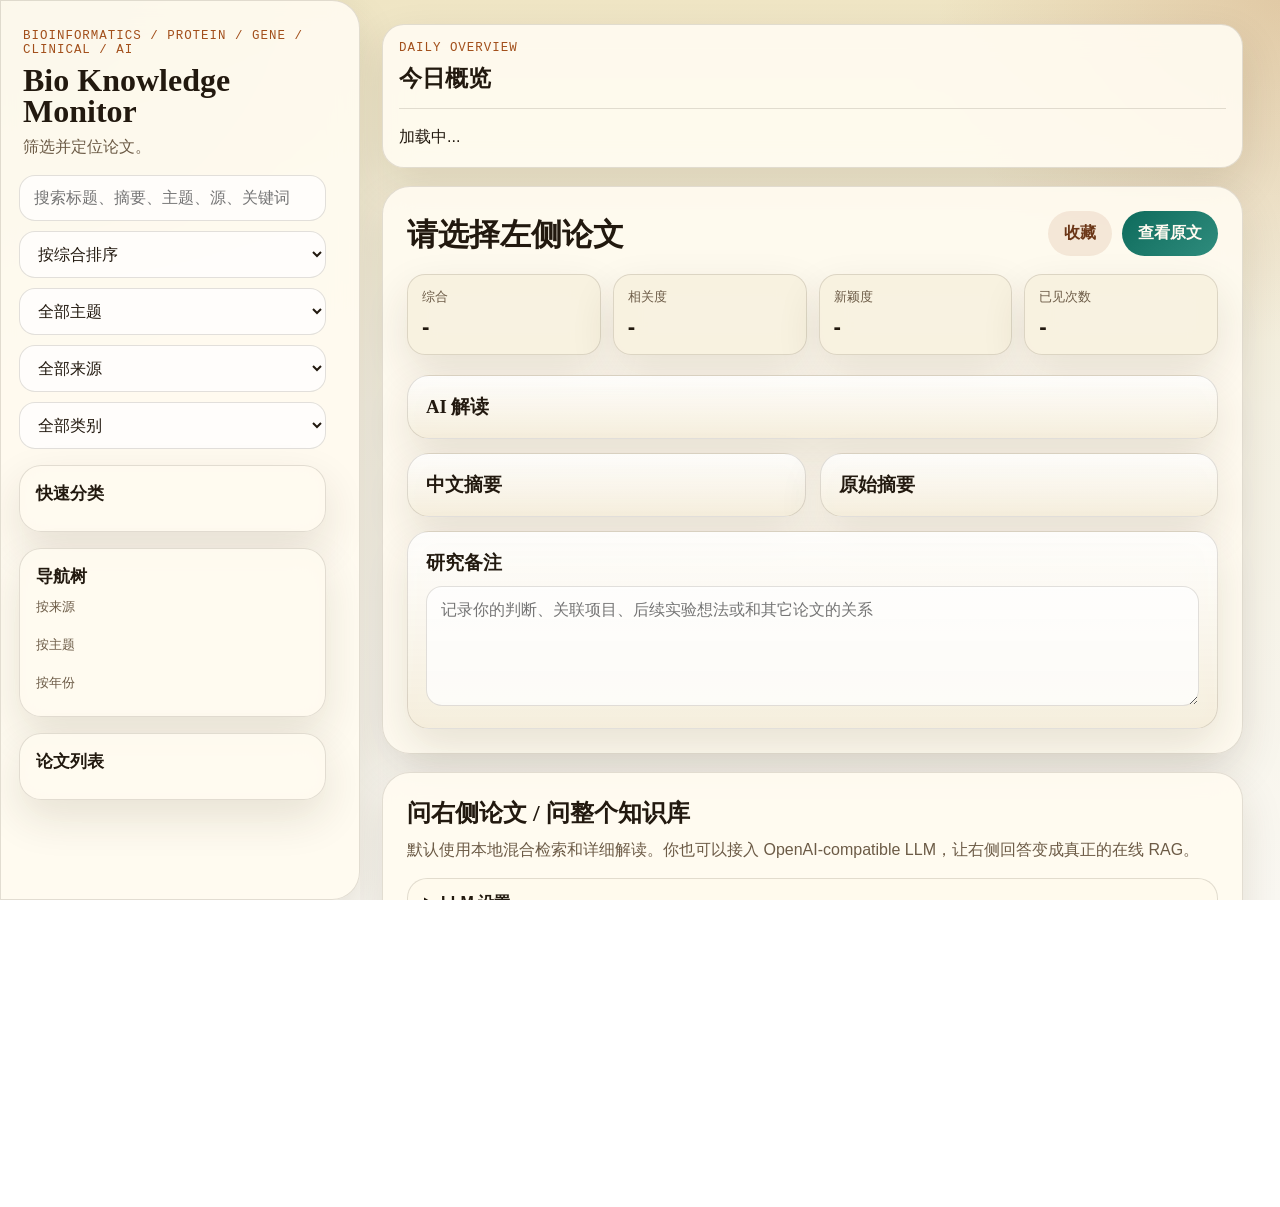
<file: index.html>
<!doctype html>
<html lang="zh-CN">
  <head>
    <meta charset="utf-8">
    <meta http-equiv="refresh" content="0; url=./site/">
    <meta name="viewport" content="width=device-width, initial-scale=1">
    <title>Redirecting to Bio Knowledge Monitor</title>
    <style>
      body {
        margin: 0;
        min-height: 100vh;
        display: grid;
        place-items: center;
        background: #f5efdf;
        color: #2c2316;
        font-family: -apple-system, BlinkMacSystemFont, "Segoe UI", sans-serif;
      }

      a {
        color: #0e6b5c;
      }
    </style>
  </head>
  <body>
    <p>Redirecting to <a href="./site/">Bio Knowledge Monitor</a>...</p>
  </body>
  </html>
</file>
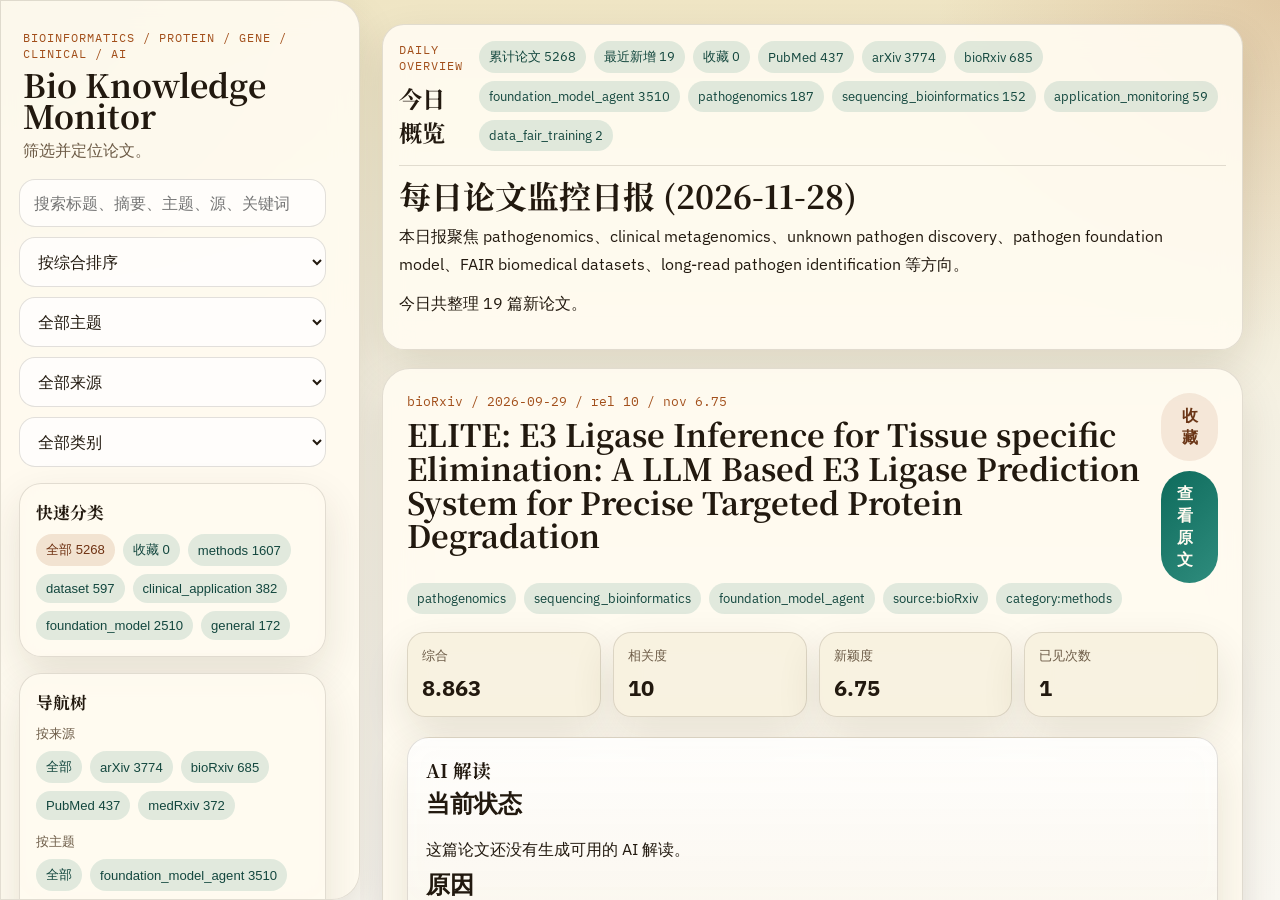
<file: docs/index.html>
<!doctype html>
<html lang="zh-CN">
  <head>
    <meta charset="utf-8">
    <meta name="viewport" content="width=device-width, initial-scale=1">
    <title>Bio Knowledge Monitor</title>
    <link rel="preconnect" href="https://fonts.googleapis.com">
    <link rel="preconnect" href="https://fonts.gstatic.com" crossorigin>
    <link href="https://fonts.googleapis.com/css2?family=IBM+Plex+Sans:wght@400;500;600;700&family=IBM+Plex+Mono:wght@400;500&family=Noto+Serif+SC:wght@500;700&display=swap" rel="stylesheet">
    <link rel="stylesheet" href="./styles/index.css">
  </head>
  <body>
    <div class="app-shell">
      <aside class="sidebar">
        <div class="sidebar-top">
          <p class="eyebrow">Bioinformatics / Protein / Gene / Clinical / AI</p>
          <h1>Bio Knowledge Monitor</h1>
          <p class="sidebar-copy">筛选并定位论文。</p>
        </div>

        <div class="sidebar-controls">
          <input id="search-input" type="search" placeholder="搜索标题、摘要、主题、源、关键词">
          <select id="sort-filter">
            <option value="importance">按综合排序</option>
            <option value="date_desc">按日期最新</option>
            <option value="relevance_desc">按相关度最高</option>
            <option value="novelty_desc">按新颖度最高</option>
            <option value="date_asc">按日期最早</option>
          </select>
          <select id="topic-filter">
            <option value="">全部主题</option>
          </select>
          <select id="source-filter">
            <option value="">全部来源</option>
          </select>
          <select id="category-filter">
            <option value="">全部类别</option>
          </select>
        </div>

        <section class="group-card">
          <div class="section-minihead">
            <h2>快速分类</h2>
          </div>
          <div id="group-list" class="group-list"></div>
        </section>

        <section class="tree-card">
          <div class="section-minihead">
            <h2>导航树</h2>
          </div>
          <div class="tree-block">
            <div class="tree-title">按来源</div>
            <div id="tree-source" class="tree-list"></div>
          </div>
          <div class="tree-block">
            <div class="tree-title">按主题</div>
            <div id="tree-topic" class="tree-list"></div>
          </div>
          <div class="tree-block">
            <div class="tree-title">按年份</div>
            <div id="tree-year" class="tree-list"></div>
          </div>
        </section>

        <section class="paper-list-card">
          <div class="section-minihead">
            <h2>论文列表</h2>
            <span id="paper-count"></span>
          </div>
          <div id="paper-list" class="paper-list"></div>
        </section>
      </aside>

      <main class="detail-pane">
        <section class="overview-card">
          <div class="overview-top">
            <div>
              <p class="eyebrow">Daily Overview</p>
              <h2>今日概览</h2>
            </div>
            <div class="hero-stats" id="hero-stats"></div>
          </div>
          <div id="digest-preview" class="markdown-body overview-digest">加载中...</div>
        </section>

        <section class="detail-card">
          <div class="detail-head">
            <div>
              <p id="detail-meta" class="detail-meta"></p>
              <h2 id="detail-title">请选择左侧论文</h2>
            </div>
            <div class="detail-actions">
              <button id="favorite-toggle" class="secondary-button" type="button">收藏</button>
              <a id="detail-link" class="primary-link" href="#" target="_blank" rel="noreferrer">查看原文</a>
            </div>
          </div>

          <div id="detail-tags" class="detail-tags"></div>

          <div class="detail-grid">
            <div class="metric-card">
              <span>综合</span>
              <strong id="detail-importance">-</strong>
            </div>
            <div class="metric-card">
              <span>相关度</span>
              <strong id="detail-relevance">-</strong>
            </div>
            <div class="metric-card">
              <span>新颖度</span>
              <strong id="detail-novelty">-</strong>
            </div>
            <div class="metric-card">
              <span>已见次数</span>
              <strong id="detail-times-seen">-</strong>
            </div>
          </div>

          <div class="info-blocks">
            <section class="info-card info-card-primary">
              <h3>AI 解读</h3>
              <div id="detail-why" class="markdown-body"></div>
            </section>
            <section class="info-card">
              <h3>中文摘要</h3>
              <div id="detail-abstract-zh" class="markdown-body"></div>
            </section>
            <section class="info-card">
              <h3>原始摘要</h3>
              <div id="detail-abstract" class="markdown-body"></div>
            </section>
          </div>

          <section class="notes-card">
            <div class="section-minihead">
              <h3>研究备注</h3>
              <span id="notes-status"></span>
            </div>
            <textarea id="notes-input" rows="4" placeholder="记录你的判断、关联项目、后续实验想法或和其它论文的关系"></textarea>
          </section>
        </section>

        <section class="chat-card">
          <div class="chat-head">
            <div>
              <h2>问右侧论文 / 问整个知识库</h2>
              <p>默认使用本地混合检索和详细解读。你也可以接入 OpenAI-compatible LLM，让右侧回答变成真正的在线 RAG。</p>
            </div>
          </div>

          <details class="llm-settings">
            <summary>LLM 设置</summary>
            <div class="llm-grid">
              <label>
                <span>模式</span>
                <select id="llm-mode">
                  <option value="local">本地解读</option>
                  <option value="remote">外接 LLM</option>
                </select>
              </label>
              <label>
                <span>Base URL</span>
                <input id="llm-base-url" type="text" placeholder="https://api.openai.com/v1">
              </label>
              <label>
                <span>Model</span>
                <input id="llm-model" type="text" placeholder="gpt-4.1-mini">
              </label>
              <label>
                <span>API Key</span>
                <input id="llm-api-key" type="password" placeholder="只保存在当前浏览器">
              </label>
            </div>
          </details>

          <form id="ask-form" class="ask-form">
            <textarea id="question-input" rows="4" placeholder="例如：这篇工作对临床病原检测 workflow 有什么真实价值？与 gene / protein / llm / agent 的结合点在哪里？"></textarea>
            <div class="form-row">
              <button type="submit">生成解读</button>
              <span id="ask-status"></span>
            </div>
          </form>
          <div id="answer-card" class="answer-card hidden">
            <div id="answer-body" class="markdown-body"></div>
          </div>
        </section>
      </main>
    </div>

    <template id="paper-item-template">
      <button class="paper-item" type="button">
        <span class="paper-item-meta"></span>
        <strong class="paper-item-title"></strong>
        <span class="paper-item-tags"></span>
      </button>
    </template>

    <script src="./main.js" type="module"></script>
  </body>
  </html>
</file>
<file: docs/styles/index.css>
@import "./tokens.css";
@import "./base.css";
@import "./layout.css";
@import "./components.css";
</file>
